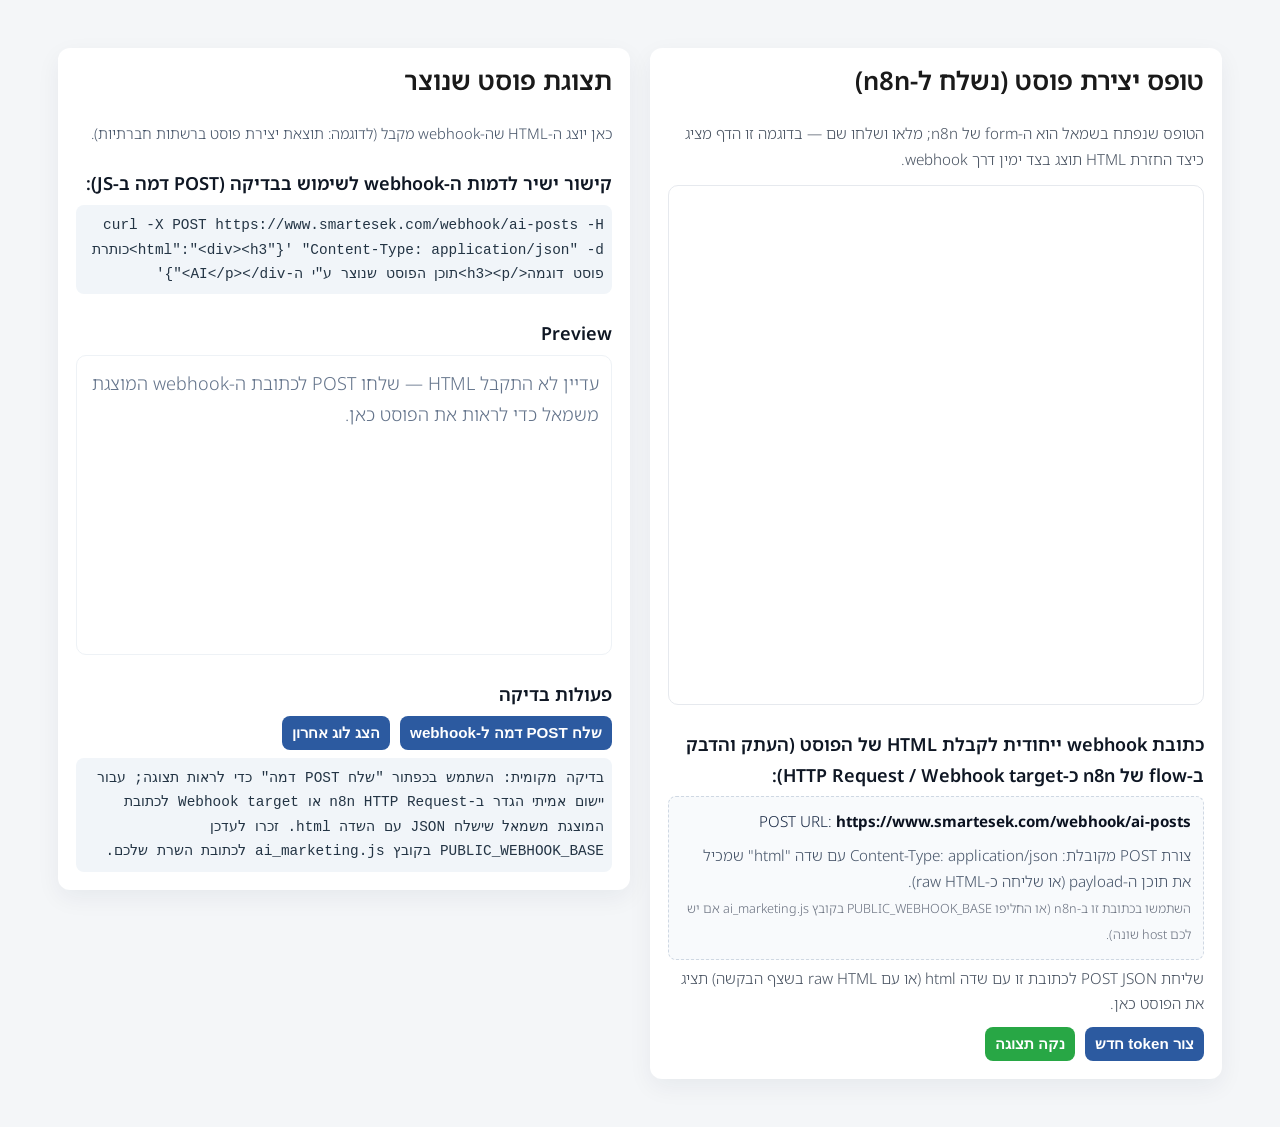
<file: ai_marketing.html>
<!DOCTYPE html>
<html lang="he" dir="rtl">
<head>
  <meta charset="utf-8" />
  <meta name="viewport" content="width=device-width,initial-scale=1" />
  <title>מכונת שיווק AI — יצירת פוסט ברשתות חברתיות</title>
  <link rel="stylesheet" href="styles.css">
  <style>
    /* Page-specific overrides for the AI Marketing page */
    body { background: #f4f6f8; font-family: 'Noto Sans Hebrew', sans-serif; }
    .ai-marketing {
      max-width: 1200px; margin: 30px auto; padding: 18px;
      display: grid; grid-template-columns: 1fr 1fr; gap: 20px;
      align-items: start;
    }
    @media (max-width: 900px) {
      .ai-marketing { grid-template-columns: 1fr; padding: 12px; }
    }
    .panel { background: #fff; border-radius: 12px; padding: 18px; box-shadow: 0 8px 24px rgba(16,32,64,0.06); }
    .panel h1 { font-size: 1.6rem; margin-bottom: 8px; font-weight:600; }
    .left-panel { min-height: 520px; display:flex; flex-direction:column; gap:12px; }
    .right-panel { min-height: 520px; display:flex; flex-direction:column; gap:12px; }
    .embed-frame { width:100%; height:520px; border:1px solid #e6e9ee; border-radius:10px; }
    .webhook-box { background:#f8fafc; border:1px dashed #cfd8e3; padding:12px; border-radius:8px; font-size:0.95rem; color:#1b2b46;}
    .instructions { color:#4b5563; font-size:0.95rem; margin-top:6px; }
    .preview-area { background:#ffffff; border-radius:10px; padding:12px; min-height:300px; border:1px solid #eef2f6; overflow:auto; }
    .controls { display:flex; gap:10px; align-items:center; margin-top:6px; flex-wrap:wrap; }
    .btn { background:#2c5aa0; color:white; padding:10px 14px; border-radius:8px; border:none; cursor:pointer; font-weight:600; }
    .btn.secondary { background:#28a745; }
    .small { font-size:0.95rem; padding:8px 10px; }
    .log { font-family: monospace; font-size:0.9rem; color:#233444; background:#f1f5f9; padding:8px; border-radius:8px; max-height:140px; overflow:auto; }
    label { display:block; margin-bottom:6px; font-weight:600; color:#0f1724; }
    .field { display:flex; gap:8px; align-items:center; }
    .token { word-break:break-all; font-weight:700; color:#0b1220; }
    .note { color:#475569; font-size:0.92rem; margin-top:6px; }
  </style>
</head>
<body>
  <div class="container ai-marketing">
    <div class="panel left-panel" role="region" aria-label="טופס יצירת פוסט">
      <h1>טופס יצירת פוסט (נשלח ל-n8n)</h1>
      <div class="instructions">הטופס שנפתח בשמאל הוא ה-form של n8n; מלאו ושלחו שם — בדוגמה זו הדף מציג כיצד החזרת HTML תוצג בצד ימין דרך webhook.</div>
      <iframe class="embed-frame" src="https://n8n.srv1239769.hstgr.cloud/form-test/59656171-654e-4216-9141-1c5a4f29d4d2" title="n8n form embed"></iframe>

      <div style="margin-top:12px;">
        <label>כתובת webhook ייחודית לקבלת HTML של הפוסט (העתק והדבק ב-flow של n8n כ-HTTP Request / Webhook target):</label>
        <div class="webhook-box" id="webhookBox">יוצר כתובת...</div>
        <div class="instructions">שליחת POST JSON לכתובת זו עם שדה html (או עם raw HTML בשצף הבקשה) תציג את הפוסט כאן.</div>
        <div class="controls" style="margin-top:10px;">
          <button class="btn small" id="regenBtn">צור token חדש</button>
          <button class="btn secondary small" id="clearPreview">נקה תצוגה</button>
        </div>
      </div>
    </div>

    <div class="panel right-panel" role="region" aria-label="תצוגת פוסט שנוצר">
      <h1>תצוגת פוסט שנוצר</h1>
      <div class="note">כאן יוצג ה-HTML שה-webhook מקבל (לדוגמה: תוצאת יצירת פוסט ברשתות חברתיות).</div>

      <div style="margin-top:10px;">
        <label>קישור ישיר לדמות ה-webhook לשימוש בבדיקה (POST דמה ב-JS):</label>
        <div class="log" id="testCurl">ממתין...</div>
      </div>

      <div style="margin-top:12px;">
        <label>Preview</label>
        <div class="preview-area" id="previewArea">
          <div style="color:#64748b">עדיין לא התקבל HTML — שלחו POST לכתובת ה-webhook המוצגת משמאל כדי לראות את הפוסט כאן.</div>
        </div>
      </div>

      <div style="margin-top:12px;">
        <label>פעולות בדיקה</label>
        <div class="controls">
          <button class="btn small" id="simulateSend">שלח POST דמה ל-webhook</button>
          <button class="btn small" id="showLastRequest">הצג לוג אחרון</button>
        </div>
        <div style="margin-top:8px;">
          <div class="log" id="requestLog">אין בקשות עדיין.</div>
        </div>
      </div>
    </div>
  </div>

  <script src="ai_marketing.js"></script>
</body>
</html>
</file>
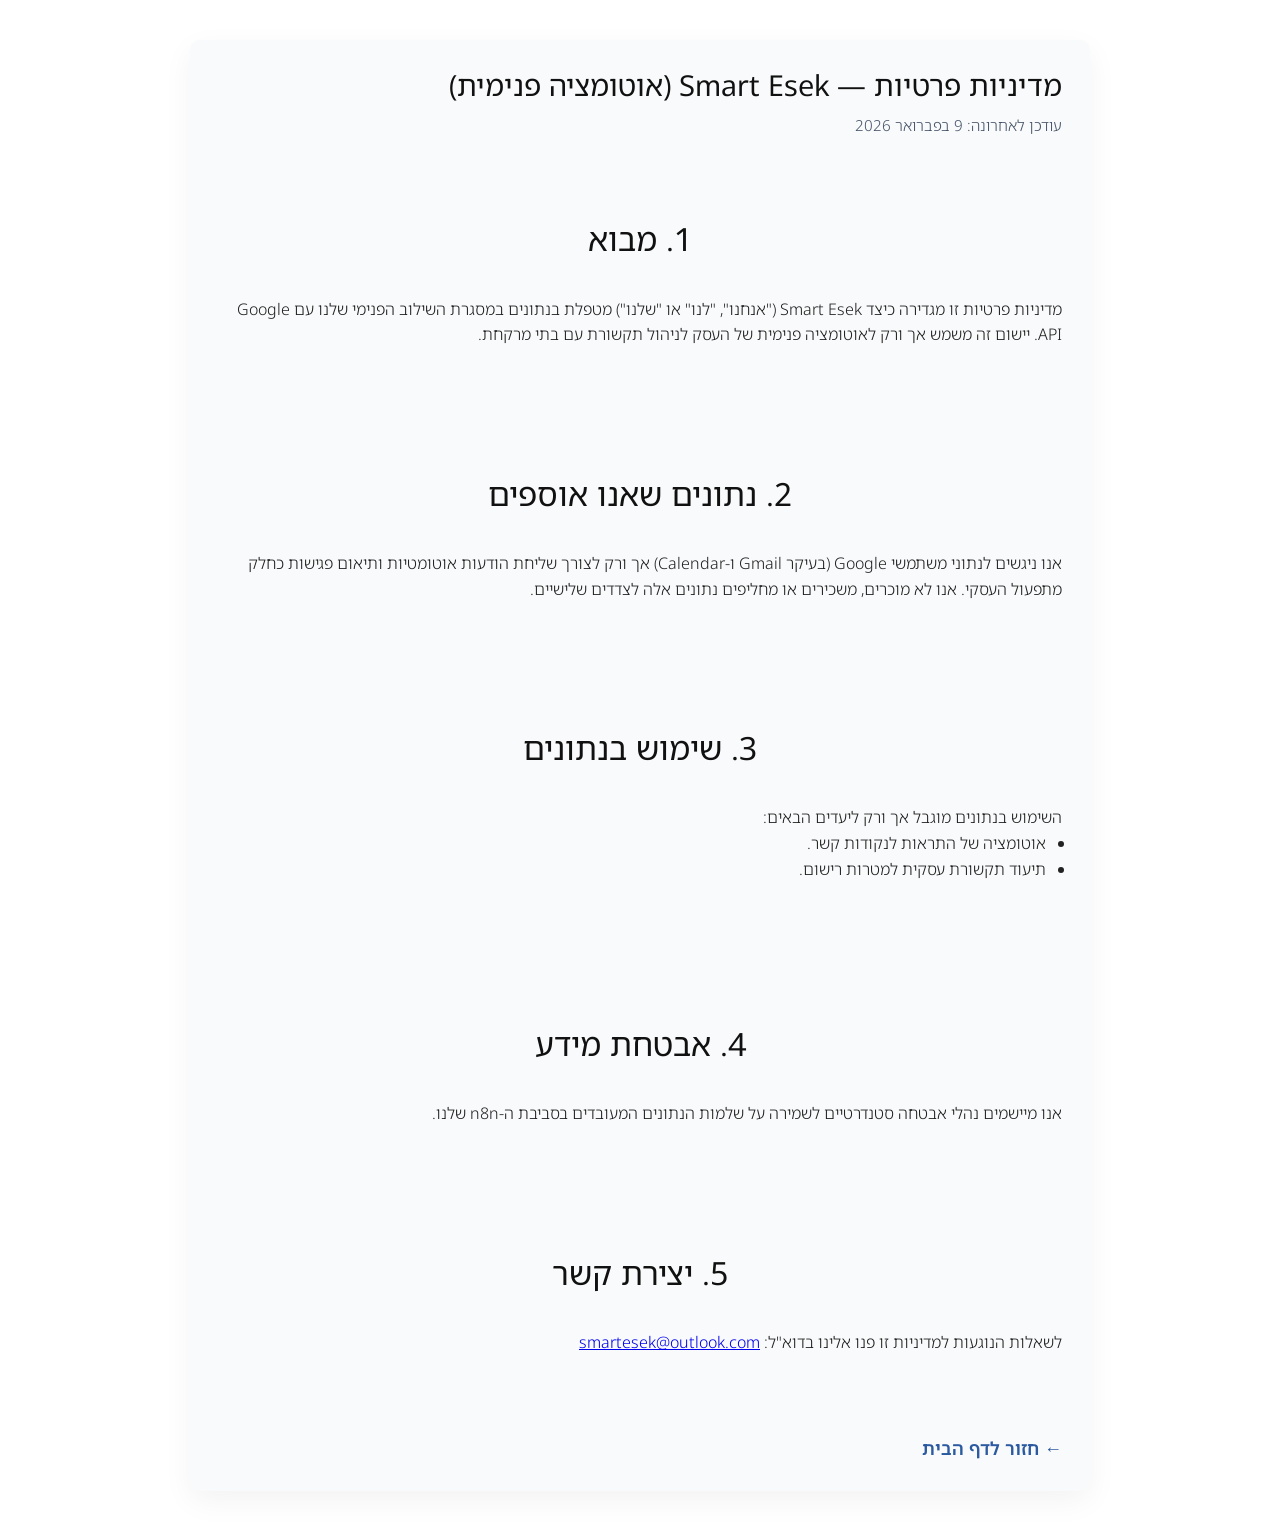
<file: privacy.html>
<!DOCTYPE html>
<html lang="he" dir="rtl">
<head>
  <meta charset="utf-8" />
  <meta name="viewport" content="width=device-width,initial-scale=1" />
  <title>מדיניות פרטיות — Smart Esek (אוטומציה פנימית)</title>
  <link rel="stylesheet" href="styles.css">
  <style>
    body { background:#fff; color:#111; font-family: 'Noto Sans Hebrew', sans-serif; line-height:1.6; padding:40px; direction:rtl; }
    .policy { max-width:900px; margin:0 auto; background:#f9fafb; padding:28px; border-radius:10px; box-shadow:0 10px 30px rgba(0,0,0,0.05); }
    h1 { font-size:1.8rem; margin-bottom:12px; }
    p, li { font-size:1rem; color:#222; }
    ul { margin-right: 1rem; margin-bottom: 1rem; }
    .meta { color:#475569; font-size:0.95rem; margin-bottom:16px; }
    .back { display:inline-block; margin-top:18px; color:#2c5aa0; text-decoration:none; font-weight:600; }
  </style>
</head>
<body>
  <main class="policy" role="main" aria-labelledby="policy-title">
    <h1 id="policy-title">מדיניות פרטיות — Smart Esek (אוטומציה פנימית)</h1>
    <div class="meta">עודכן לאחרונה: 9 בפברואר 2026</div>

    <section>
      <h2>1. מבוא</h2>
      <p>מדיניות פרטיות זו מגדירה כיצד Smart Esek ("אנחנו", "לנו" או "שלנו") מטפלת בנתונים במסגרת השילוב הפנימי שלנו עם Google API. יישום זה משמש אך ורק לאוטומציה פנימית של העסק לניהול תקשורת עם בתי מרקחת.</p>
    </section>

    <section>
      <h2>2. נתונים שאנו אוספים</h2>
      <p>אנו ניגשים לנתוני משתמשי Google (בעיקר Gmail ו‑Calendar) אך ורק לצורך שליחת הודעות אוטומטיות ותיאום פגישות כחלק מתפעול העסקי. אנו לא מוכרים, משכירים או מחליפים נתונים אלה לצדדים שלישיים.</p>
    </section>

    <section>
      <h2>3. שימוש בנתונים</h2>
      <p>השימוש בנתונים מוגבל אך ורק ליעדים הבאים:</p>
      <ul>
        <li>אוטומציה של התראות לנקודות קשר.</li>
        <li>תיעוד תקשורת עסקית למטרות רישום.</li>
      </ul>
    </section>

    <section>
      <h2>4. אבטחת מידע</h2>
      <p>אנו מיישמים נהלי אבטחה סטנדרטיים לשמירה על שלמות הנתונים המעובדים בסביבת ה‑n8n שלנו.</p>
    </section>

    <section>
      <h2>5. יצירת קשר</h2>
      <p>לשאלות הנוגעות למדיניות זו פנו אלינו בדוא&quot;ל: <a href="mailto:smartesek@outlook.com">smartesek@outlook.com</a></p>
    </section>

    <a class="back" href="/" aria-label="חזור לדף הבית">← חזור לדף הבית</a>
  </main>
</body>
</html>
</file>
<file: styles.css>
@import url('https://fonts.googleapis.com/css2?family=Noto+Sans+Hebrew:wght@300;400;600;700&display=swap');

* {
  margin: 0;
  padding: 0;
  box-sizing: border-box;
}

body {
  font-family: 'Noto Sans Hebrew', sans-serif;
  direction: rtl;
  line-height: 1.7;
  color: #1a1a1a;
  background: #ffffff;
  font-weight: 300;
  font-size: 18px;
}

.container {
  max-width: 1200px;
  margin: 0 auto;
  padding: 0 20px;
}

.hero .container {
  max-width: 1600px;
}

section {
  padding: 60px 0;
}

h1, h2, h3 {
  font-weight: 400;
  margin-bottom: 1rem;
}

h1 {
  font-size: 3rem;
  line-height: 1.15;
}

h2 {
  font-size: 2rem;
  text-align: center;
  margin-bottom: 2rem;
}

h3 {
  font-size: 1.3rem;
}

/* Hero Section */
.hero {
  background: #f8f8f8;
  color: #1a1a1a;
  text-align: center;
  padding: 40px 0;
  min-height: 500px;
  display: flex;
  align-items: center;
}

.hero-content {
  background: white;
  padding: 40px;
  border-radius: 12px;
  border: 1px solid #e0e0e0;
  box-shadow: 0 10px 30px rgba(0,0,0,0.1);
  transition: transform 0.2s, box-shadow 0.2s;
}

.hero-content:hover {
  transform: translateY(-2px);
  box-shadow: 0 15px 40px rgba(0,0,0,0.15);
}

/* Site logo in hero - match the hero video height while preserving aspect ratio */
.site-logo {
  display: block;
  margin: 0 auto;
  width: auto;                 /* let width adapt to preserve aspect */
  height: auto;
  max-height: 350px;           /* match .hero-video max-height on desktop */
  object-fit: contain;
  filter: drop-shadow(0 8px 20px rgba(0,0,0,0.10));
  border-radius: 10px; /* keep gentle rounding to match hero card */
  max-width: 100%; /* prevent overflow in narrow containers */
}

/* ensure logo height reduces on smaller screens to match video breakpoint */
@media (max-width: 768px) {
  .site-logo {
    max-height: 260px; /* match mobile .hero-video max-height */
    width: auto;
  }
}

/* Hero media layout: logo 30% / video 70% side-by-side */
.hero-media {
  display: flex;
  gap: 20px;
  align-items: center;
  justify-content: center;
  width: 100%;
  max-width: 1100px;
  margin: 0 auto 2rem;
}

.logo-wrapper {
  flex: 0 0 30%;
  max-width: 30%;
  display: flex;
  align-items: center;
  justify-content: center;
  padding: 8px;
}

.video-wrapper {
  flex: 0 0 70%;
  max-width: 70%;
  display: flex;
  align-items: center;
  justify-content: center;
}

/* ensure video fills its wrapper nicely */
.video-wrapper .hero-video {
  width: 100%;
  height: auto;
  max-height: 350px;
  object-fit: cover;
  border-radius: 14px;
  box-shadow: 0 14px 50px rgba(0,0,0,0.12);
  border: 2px solid #e0e0e0;
}

/* Responsive: stack vertically on small screens */
@media (max-width: 768px) {
  .hero-media {
    flex-direction: column;
    gap: 14px;
  }
  .logo-wrapper, .video-wrapper {
    max-width: 100%;
    flex: 0 0 auto;
  }
  .video-wrapper .hero-video {
    max-height: 260px;
  }
}

.hero-video {
  width: 100%;
  max-width: 860px;
  height: auto;
  max-height: 320px;
  object-fit: cover;
  margin: 0 auto;
  border-radius: 14px;
  box-shadow: 0 14px 50px rgba(0,0,0,0.12);
  border: 2px solid #e0e0e0;
  display: block;
}

@media (max-width: 768px) {
  .hero-video {
    max-width: 100%;
  }
}

.hero h1 {
  margin-bottom: 1.5rem;
}

.tagline {
  font-size: 1.2rem;
  max-width: 700px;
  margin: 0 auto 2rem;
  opacity: 0.95;
  font-weight: 400;
}

.cta-button {
  display: inline-block;
  padding: 16px 40px;
  background: #28a745;
  color: white;
  text-decoration: none;
  border-radius: 8px;
  font-weight: 400;
  font-size: 1.1rem;
  transition: transform 0.2s, box-shadow 0.2s;
  margin-bottom: 2rem;
}

.cta-button:hover {
  transform: translateY(-2px);
  box-shadow: 0 8px 20px rgba(0,0,0,0.2);
  background: #1e7a34;
}

/* Replaced "For Who" with compact AI Samples grid */
.ai-samples {
  background: #f8f8f8;
  padding: 40px 0;
}

.ai-samples h2 {
  text-align: center;
  margin-bottom: 1rem;
  font-size: 1.8rem;
}

/* 3-column samples grid (desktop), 1-column mobile */
.samples-grid {
  display: grid;
  grid-template-columns: repeat(3, 1fr);
  gap: 20px;
  margin-top: 1.5rem;
}

/* Sample card */
.sample-card {
  background: white;
  border-radius: 1rem;
  padding: 22px;
  text-align: right;
  box-shadow: 0 8px 26px rgba(0,0,0,0.06);
  transition: transform 0.2s, box-shadow 0.2s;
  border: 1px solid #eef2f6;
  display: flex;
  gap: 14px;
  align-items: center;
  cursor: default;
}

.sample-card:focus,
.sample-card:hover {
  transform: translateY(-8px);
  box-shadow: 0 20px 50px rgba(20,40,80,0.08);
  outline: none;
}

/* Icon circle (enlarged so the glyph/icon stands out) */
.sample-icon {
  width: 110px;
  height: 110px;
  min-width: 110px;
  border-radius: 18px;
  display: inline-flex;
  align-items: center;
  justify-content: center;
  background: linear-gradient(135deg,#5b8cff,#2c5aa0);
  box-shadow: 0 12px 30px rgba(0,0,0,0.10);
  color: white;
  flex-shrink: 0;
  font-size: 36px; /* larger emoji/icon scale */
}

/* Ensure inline SVGs inside sample-icon scale up */
.sample-icon svg {
  width: 56px;
  height: 56px;
  display: block;
}

/* Ensure inline emoji/div icons inside sample-icon respect the larger font-size and are centered */
.sample-icon > div {
  width: 100%;
  height: 100%;
  display: flex;
  align-items: center;
  justify-content: center;
  font-size: 36px;
}

/* Waving hand for clickable sample cards (attention) */
.sample-card.clickable-agent {
  cursor: pointer;
  position: relative;
}

.sample-card.clickable-agent:after {
  content: "👋";
  position: absolute;
  top: -10px;
  left: 50%; /* centered horizontally above the card */
  transform: translateX(-50%);
  font-size: 22px;
  transform-origin: 50% 70%;
  animation: wave 1.6s infinite;
  filter: drop-shadow(0 4px 8px rgba(0,0,0,0.12));
  z-index: 6;
  pointer-events: none;
}

/* slightly scale up icon on hover/focus for clarity */
.sample-card.clickable-agent:focus .sample-icon,
.sample-card.clickable-agent:hover .sample-icon {
  transform: translateY(-4px) scale(1.03);
  transition: transform 0.18s;
}

/* give each sample a different accent via nth-child - expanded to 9 unique colorful accents */
.samples-grid .sample-card:nth-child(1) .sample-icon { background: linear-gradient(135deg,#5b8cff,#2c5aa0); } /* blue */
.samples-grid .sample-card:nth-child(2) .sample-icon { background: linear-gradient(135deg,#ff8a65,#ff6b35); } /* orange (match support agent) */
.samples-grid .sample-card:nth-child(3) .sample-icon { background: linear-gradient(135deg,#ffd166,#ff9f1c); color:#111; } /* yellow */
.samples-grid .sample-card:nth-child(4) .sample-icon { background: linear-gradient(135deg,#ff8a65,#ff6b35); } /* orange (chat/engagement) */
.samples-grid .sample-card:nth-child(5) .sample-icon { background: linear-gradient(135deg,#ff6bcb,#dd2a7b); } /* pink/magenta */
.samples-grid .sample-card:nth-child(6) .sample-icon { background: linear-gradient(135deg,#7ac7ff,#2b9cff); } /* light blue/cyan */
.samples-grid .sample-card:nth-child(7) .sample-icon { background: linear-gradient(135deg,#a78bfa,#6b46c1); } /* purple */
/* changed: make the "אוטומציה בהתאמה אישית" icon darker and more contrasting so it doesn't blend into the page background */
.samples-grid .sample-card:nth-child(8) .sample-icon { background: linear-gradient(135deg,#2c5aa0,#1e7a34); color:#ffffff; box-shadow: 0 12px 32px rgba(30,60,110,0.14); } /* distinct blue/green */
.samples-grid .sample-card:nth-child(9) .sample-icon { background: linear-gradient(135deg,#4cd3ff,#1bb0ff); } /* bright cyan */

.sample-card h3 {
  margin: 0;
  font-size: 1.05rem;
  font-weight: 600;
}

.sample-card p {
  margin: 0;
  color: #555;
  font-size: 0.98rem;
  line-height: 1.35;
}

/* Responsive: single column on small screens */
@media (max-width: 768px) {
  .samples-grid { grid-template-columns: 1fr; }
  .sample-card { padding: 16px; gap: 12px; }
  .sample-icon { width: 88px; height: 88px; min-width:88px; font-size:30px; border-radius:14px; }
  .sample-icon svg { width:44px; height:44px; }
  .sample-icon > div { font-size:30px; }
}

/* Process Section */
.process {
  background: white;
}

.timeline {
  display: grid;
  grid-template-columns: repeat(auto-fit, minmax(250px, 1fr));
  gap: 30px;
  margin-top: 3rem;
}

.step {
  text-align: center;
  padding: 20px;
}

.step-number {
  width: 60px;
  height: 60px;
  background: #2c5aa0;
  color: white;
  border-radius: 50%;
  display: flex;
  align-items: center;
  justify-content: center;
  font-size: 1.5rem;
  font-weight: 400;
  margin: 0 auto 1.5rem;
}

.step h3 {
  margin-bottom: 0.8rem;
}

.step p {
  color: #666;
}

/* Pricing Section */
.pricing {
  background: #f8f8f8;
}

.pricing-cards {
  display: grid;
  grid-template-columns: repeat(auto-fit, minmax(280px, 1fr));
  gap: 30px;
  margin-top: 2rem;
}

.pricing-card {
  background: white;
  padding: 35px;
  border-radius: 12px;
  text-align: center;
  border: 2px solid #e0e0e0;
  position: relative;
  transition: transform 0.2s, box-shadow 0.2s;
}

.pricing-card:hover {
  transform: translateY(-5px);
  box-shadow: 0 10px 30px rgba(0,0,0,0.1);
}

.pricing-card.featured {
  border-color: #2c5aa0;
  transform: scale(1.05);
}

.pricing-card.featured:hover {
  transform: scale(1.08) translateY(-5px);
}

.badge {
  position: absolute;
  top: -12px;
  right: 20px;
  background: #2c5aa0;
  color: white;
  padding: 5px 15px;
  border-radius: 20px;
  font-size: 0.85rem;
  font-weight: 400;
}

.pricing-card h3 {
  margin-bottom: 1rem;
}

.price {
  font-size: 2rem;
  font-weight: 400;
  margin: 1.5rem 0;
}

.pricing-card ul {
  list-style: none;
  text-align: right;
  margin-top: 1.5rem;
}

.pricing-card li {
  padding: 10px 0;
  border-bottom: 1px solid #f0f0f0;
}

.pricing-card li:last-child {
  border-bottom: none;
}

.pricing-note {
  text-align: center;
  margin-top: 2rem;
  font-size: 1.1rem;
  color: #666;
}

/* AI Gallery Section */
.ai-gallery {
  background: white;
  padding: 60px 0;
}

.ai-gallery h2 {
  text-align: center;
  margin-bottom: 1.5rem;
  font-size: 2rem;
}

/* Grid: 3 columns desktop, 1 column mobile; RTL-safe */
.ai-grid {
  display: grid;
  grid-template-columns: repeat(3, 1fr);
  gap: 24px;
  margin-top: 1.5rem;
  direction: rtl;
}

/* Card */
.ai-card {
  background: white;
  border-radius: 1rem; /* rounded-2xl feel */
  padding: 28px;
  text-align: right;
  box-shadow: 0 6px 18px rgba(0,0,0,0.06);
  transition: transform 0.22s cubic-bezier(.2,.9,.3,1), box-shadow 0.22s;
  border: 1px solid #f0f0f2;
  cursor: default;
  display: flex;
  flex-direction: column;
  gap: 14px;
  min-height: 170px;
}

/* Hover / focus lift for premium feel */
.ai-card:hover,
.ai-card:focus {
  transform: translateY(-10px);
  box-shadow: 0 20px 50px rgba(20,40,80,0.12);
  outline: none;
}

/* Large colorful icon (increased so AI cards' icons are more prominent) */
.ai-icon {
  width: 120px; /* larger icon */
  height: 120px;
  font-size: 56px;
  display: inline-flex;
  align-items: center;
  justify-content: center;
  border-radius: 18px;
  flex-shrink: 0;
  color: white;
  background: linear-gradient(135deg, #2c5aa0 0%, #1e7a34 100%);
  box-shadow: 0 12px 36px rgba(0,0,0,0.10);
}

/* Make icons individually colorful via nth-child for visual variety */
.ai-grid .ai-card:nth-child(1) .ai-icon { background: linear-gradient(135deg,#5b8cff,#2c5aa0); }
.ai-grid .ai-card:nth-child(2) .ai-icon { background: linear-gradient(135deg,#ff8a65,#ff6b35); }
.ai-grid .ai-card:nth-child(3) .ai-icon { background: linear-gradient(135deg,#ffd166,#ff9f1c); color:#111; }
.ai-grid .ai-card:nth-child(4) .ai-icon { background: linear-gradient(135deg,#8be9a8,#28a745); }
.ai-grid .ai-card:nth-child(5) .ai-icon { background: linear-gradient(135deg,#ff6bcb,#dd2a7b); }
.ai-grid .ai-card:nth-child(6) .ai-icon { background: linear-gradient(135deg,#7ac7ff,#2b9cff); }
.ai-grid .ai-card:nth-child(7) .ai-icon { background: linear-gradient(135deg,#a78bfa,#6b46c1); }
.ai-grid .ai-card:nth-child(8) .ai-icon { background: linear-gradient(135deg,#ffd6a5,#ffb494); color:#111; }

.ai-card h3 {
  margin: 0;
  font-size: 1.1rem;
  font-weight: 600;
}

.ai-card p {
  margin: 0;
  color: #555;
  font-size: 0.98rem;
  line-height: 1.4;
  margin-top: 6px;
}

/* Responsive: single column on small screens */
@media (max-width: 768px) {
  .ai-grid {
    grid-template-columns: 1fr;
  }

  .ai-card {
    min-height: auto;
    padding: 20px;
  }

  .ai-icon {
    width: 96px;
    height: 96px;
    font-size: 44px;
  }
}

/* Solution Section */
.solution {
  background: #f8f8f8;
}

.solution-points {
  margin: 2rem auto 0;
}

.point {
  display: flex;
  align-items: flex-start;
  gap: 15px;
  margin-bottom: 20px;
  padding: 20px;
  background: white;
  border-radius: 8px;
}

.checkmark {
  color: #28a745;
  font-size: 1.5rem;
  font-weight: 400;
  flex-shrink: 0;
}

.point p {
  font-size: 1.1rem;
}

/* Contact Section */
.contact {
  background: linear-gradient(135deg, #28a745 0%, #1e7a34 100%);
  color: white;
  text-align: center;
  padding: 80px 0;
}

.contact h2 {
  color: white;
}

.contact-text {
  font-size: 1.2rem;
  margin-bottom: 2rem;
  opacity: 0.95;
}

.contact-methods {
  display: flex;
  gap: 20px;
  justify-content: center;
  flex-wrap: wrap;
}

.contact-button {
  display: inline-flex;
  align-items: center;
  gap: 10px;
  padding: 16px 30px;
  background: white;
  color: #1a1a1a;
  text-decoration: none;
  border-radius: 8px;
  font-weight: 400;
  font-size: 1.1rem;
  transition: transform 0.2s, box-shadow 0.2s;
}

.contact-button:hover {
  transform: translateY(-2px);
  box-shadow: 0 8px 20px rgba(0,0,0,0.2);
}

.contact-button.whatsapp {
  background: #25D366;
  color: white;
}

.contact-button.whatsapp:hover {
  background: #20ba5a;
}

.contact-button.calendar {
  background: #ff6b35;
  color: white;
}

.contact-button.calendar:hover {
  background: #e55a2b;
}

.contact-button.phone {
  background: #007bff;
  color: white;
}

.contact-button.phone:hover {
  background: #0056b3;
}

/* Contact Form */
.contact-form-wrapper {
  margin: 50px auto 0;
  text-align: center;
}

.contact-form-wrapper h3 {
  color: white;
  margin-bottom: 2rem;
  font-size: 1.3rem;
}

.contact-form {
  background: rgba(255, 255, 255, 0.1);
  padding: 30px;
  border-radius: 12px;
  backdrop-filter: blur(10px);
}

.form-group {
  margin-bottom: 20px;
}

.form-group input,
.form-group textarea {
  width: 100%;
  padding: 15px;
  border: 2px solid rgba(255, 255, 255, 0.2);
  border-radius: 8px;
  background: rgba(255, 255, 255, 0.9);
  font-family: 'Noto Sans Hebrew', sans-serif;
  font-size: 1rem;
  transition: border-color 0.3s;
}

.form-group input:focus,
.form-group textarea:focus {
  outline: none;
  border-color: white;
}

.form-group textarea {
  resize: vertical;
  min-height: 100px;
}

.submit-button {
  width: 100%;
  padding: 16px;
  background: white;
  color: #28a745;
  border: none;
  border-radius: 8px;
  font-family: 'Noto Sans Hebrew', sans-serif;
  font-size: 1.1rem;
  font-weight: 400;
  cursor: pointer;
  transition: transform 0.2s, box-shadow 0.2s;
}

.submit-button:hover {
  transform: translateY(-2px);
  box-shadow: 0 8px 20px rgba(0,0,0,0.2);
}

/* Audio Section */
.audio-section {
  background: white;
  padding: 60px 0;
}

.audio-wrapper {
  margin: 2rem auto 0;
}

/* Footer */
footer {
  background: #1e3a6b;
  color: white;
  text-align: center;
  padding: 30px 0;
}

footer p {
  opacity: 0.8;
}

/* Footer social links */
.footer-inner {
  display: flex;
  gap: 20px;
  align-items: center;
  justify-content: center;
  flex-wrap: wrap;
  gap: 12px 24px;
}

.social-links {
  display: flex;
  gap: 12px;
  align-items: center;
}

.social-links a {
  display: inline-flex;
  align-items: center;
  gap: 8px;
  padding: 8px 12px;
  background: rgba(255,255,255,0.08);
  color: white;
  border-radius: 8px;
  text-decoration: none;
  font-size: 14px;
  transition: background 0.18s, transform 0.12s;
}

.social-links a:hover {
  background: rgba(255,255,255,0.16);
  transform: translateY(-2px);
}

.social-icon {
  width: 18px;
  height: 18px;
  display: inline-block;
  filter: invert(1) hue-rotate(180deg) saturate(0.6);
}

/* Chat Widget Styles */
.chat-bubble {
  position: fixed;
  bottom: 22px;
  left: 50%;
  transform: translateX(-50%);
  right: auto;
  width: 72px;
  height: 72px;
  background: linear-gradient(135deg,#ff8a65,#ff6b35); /* main chat bubble -> orange */
  border-radius: 50%;
  display: flex;
  align-items: center;
  justify-content: center;
  cursor: pointer;
  box-shadow: 0 6px 18px rgba(0,0,0,0.32);
  transition: transform 0.2s, box-shadow 0.2s;
  z-index: 1000;
}

/* Tesla (center) variant placed between the two existing bubbles */
.chat-bubble.tesla {
  left: 50%;
  transform: translateX(-50%);
  right: auto;
  bottom: 22px;
  background: linear-gradient(135deg,#111111 0%, #e82127 100%); /* dark-to-tesla-red */
  width: 76px;
  height: 76px;
  box-shadow: 0 10px 28px rgba(232,33,39,0.18);
}

/* Support (left) variant for sticky support agent - distinct blue gradient so robots differ */
.chat-bubble.support {
  right: auto;
  left: 22px;
  background: linear-gradient(135deg,#5b8cff 0%, #2c5aa0 100%); /* blue gradient */
}

/* Support widget position/variant */
.chat-widget.support {
  right: auto;
  left: 24px;
  border-color: #2c5aa0; /* match blue support accent */
}

/* Tesla widget styling */
.chat-widget.tesla {
  right: auto;
  left: 50%;
  transform: translateX(-50%);
  border-color: #e82127;
}

.chat-widget.tesla .chat-header {
  background: linear-gradient(135deg,#111111,#e82127);
}

/* Ensure tooltip arrow for left bubble points correctly */
.chat-bubble.support .chat-bubble-tooltip {
  right: auto;
  left: 0;
  bottom: 70px;
}


.chat-bubble:hover {
  transform: scale(1.1);
  box-shadow: 0 6px 16px rgba(0,0,0,0.4);
}

/* Waving hand indicator on chat bubbles (attention)
   Disabled for chat-bubbles to remove the hand from bottom agents.
   Sample-card waving hand remains untouched. */
.chat-bubble::after,
.chat-bubble.support::after {
  display: none;
}

/* subtle entrance move so it feels attention-grabbing but not annoying */
@keyframes wave {
  0% { transform: rotate(0deg) translateY(0); opacity: 0; }
  8% { opacity: 1; }
  12% { transform: rotate(14deg) translateY(-2px); }
  24% { transform: rotate(-10deg) translateY(0); }
  36% { transform: rotate(8deg) translateY(-1px); }
  48% { transform: rotate(-6deg) translateY(0); }
  60% { transform: rotate(4deg) translateY(-1px); }
  72% { transform: rotate(-2deg) translateY(0); }
  100% { transform: rotate(0deg) translateY(0); opacity: 1; }
}

.chat-bubble-tooltip {
  position: absolute;
  bottom: 84px;
  right: 0;
  background: #2c5aa0; /* site blue */
  color: #ffffff;
  padding: 12px 16px;
  border-radius: 10px;
  font-size: 15px;
  line-height: 1.2;
  white-space: nowrap;
  box-shadow: 0 14px 40px rgba(12,34,80,0.35);
  opacity: 1;
  pointer-events: auto;
  transition: opacity 0.18s ease, transform 0.18s ease;
  transform: translateY(0);
  direction: rtl;
  border: 1px solid rgba(255,255,255,0.06);
  display: block; /* visible by default (desktop) */
  z-index: 1100; /* ensure it sits above other elements */
}

/* Tooltip arrow */
.chat-bubble-tooltip::after {
  content: '';
  position: absolute;
  bottom: -6px;
  right: 20px;
  width: 12px;
  height: 12px;
  background: #2c5aa0; /* match tooltip */
  transform: rotate(45deg);
  border-right: 1px solid rgba(0,0,0,0.06);
  border-bottom: 1px solid rgba(0,0,0,0.06);
}

/* Show tooltips only on small screens (mobile) */
@media (max-width: 768px) {
  .chat-bubble-tooltip {
    display: none; /* hide tooltips on mobile */
    bottom: 80px; /* slight offset for mobile layout */
    right: 0;
    font-size: 13px;
    padding: 8px 12px;
  }
}

.chat-widget {
  position: fixed;
  bottom: 86px; /* moved slightly up so it doesn't collide with OS UI */
  left: 50%;
  transform: translateX(-50%);
  right: auto;
  width: 460px;
  height: 520px; /* reduced height to show more content above input and avoid full-focus overlap */
  background: white;
  border-radius: 14px;
  box-shadow: 0 12px 40px rgba(0,0,0,0.34);
  display: none;
  flex-direction: column;
  z-index: 999;
  border: 2px solid #e55a2b; /* match orange chat styling */
}

.chat-widget.open {
  display: flex;
}

.chat-header {
  background: linear-gradient(135deg,#ff8a65,#ff6b35); /* main chat header -> orange */
  padding: 15px;
  border-radius: 10px 10px 0 0;
  display: flex;
  align-items: center;
  justify-content: space-between;
  position: relative;
}

.chat-logo {
  width: 100%;
  position: absolute;
  left: 0;
  right: 0;
  top: 50%;
  transform: translateY(-50%);
  text-align: center;
  color: white;
  font-size: 20px;
  font-weight: 700;
  letter-spacing: 1px;
  pointer-events: none; /* allow interactive elements inside header to receive clicks */
}

/* Ensure any interactive link/button placed inside .chat-header sits above the centered logo */
.chat-header a,
.chat-header button,
.chat-header [role="button"] {
  position: relative;
  z-index: 3;
  pointer-events: auto;
}

.close-chat {
  background: transparent;
  border: none;
  color: white;
  font-size: 24px;
  cursor: pointer;
  padding: 0;
  width: 30px;
  height: 30px;
  display: flex;
  align-items: center;
  justify-content: center;
  z-index: 1;
  position: relative;
  transition: opacity 0.2s;
}

.close-chat:hover {
  opacity: 0.8;
}

.chat-messages {
  flex: 1;
  overflow-y: auto;
  padding: 12px 16px; /* reduced padding to tighten space between messages and input */
  padding-bottom: 8px; /* ensure less gap below messages */
  background: #f8f8f8;
  direction: rtl;
  display: flex;
  flex-direction: column;
  gap: 8px;
}

.bot-message,
.user-message {
  margin-bottom: 15px;
  display: flex;
  direction: rtl;
}

.user-message {
  justify-content: flex-start;
}

.bot-message {
  justify-content: flex-end;
}

.message-bubble {
  max-width: 75%;
  padding: 12px 16px;
  border-radius: 12px;
  font-size: 14px;
  line-height: 1.4;
  word-wrap: break-word;
  direction: rtl;
  text-align: right;
}

.message-bubble.bot {
  background: #2c5aa0;
  color: white;
  border-bottom-right-radius: 4px;

  /* stronger dark-blue frame to improve contrast and readability */
  border: 4px solid #0A3B7A;
  box-shadow: 0 14px 36px rgba(10,59,122,0.18), 0 3px 8px rgba(30,50,90,0.06);
  padding: 12px 18px; /* slightly more inner space to balance thicker border */
  position: relative;
  z-index: 3; /* ensure bubble sits above any overlapping elements */
}

/* ensure typing indicator keeps same visual with outline */
.bot-message.typing-message .typing-indicator {
  border-radius: 12px;
  box-shadow: 0 8px 20px rgba(44,90,160,0.12);
}

.message-bubble.user {
  background: white;
  color: #1a1a1a;
  border-bottom-left-radius: 4px;
  border: 1px solid #e0e0e0;
}

.chat-input-wrapper {
  display: flex;
  padding: 15px;
  background: white;
  border-top: 1px solid #e0e0e0;
  border-radius: 0 0 10px 10px;
  direction: rtl;
}

.chat-input {
  flex: 1;
  border: 1px solid #e0e0e0;
  border-radius: 20px;
  padding: 10px 15px;
  font-family: 'Noto Sans Hebrew', sans-serif;
  font-size: 14px;
  outline: none;
  transition: border-color 0.2s;
  direction: rtl;
  text-align: right;
}

.chat-input:focus {
  border-color: #2c5aa0;
}

.send-button {
  background: #2c5aa0;
  border: none;
  color: white;
  width: 40px;
  height: 40px;
  border-radius: 50%;
  display: flex;
  align-items: center;
  justify-content: center;
  cursor: pointer;
  margin-right: 10px;
  transition: background 0.2s;
  flex-shrink: 0;
}

.send-button:hover {
  background: #1e3a6b;
}

.send-button:disabled {
  background: #ccc;
  cursor: not-allowed;
}

.typing-indicator {
  display: flex;
  gap: 4px;
  padding: 12px 16px;
  background: #2c5aa0;
  border-radius: 12px;
  width: fit-content;
  margin-right: auto;
}

.typing-indicator span {
  width: 8px;
  height: 8px;
  background: white;
  border-radius: 50%;
  animation: typing 1.4s infinite;
}

.typing-indicator span:nth-child(2) {
  animation-delay: 0.2s;
}

.typing-indicator span:nth-child(3) {
  animation-delay: 0.4s;
}

@keyframes typing {
  0%, 60%, 100% {
    opacity: 0.3;
    transform: translateY(0);
  }
  30% {
    opacity: 1;
    transform: translateY(-4px);
  }
}

@media (max-width: 768px) {
  /* Make the chat window shorter and tighter on mobile so header/question are visible */
  .chat-widget {
    width: calc(100vw - 40px);
    /* further reduce height so input remains visible above mobile keyboards */
    height: calc(100vh - 300px);
    bottom: 100px;
    right: 20px;
    left: 20px;
  }

  /* Slightly smaller chat bubble on mobile */
  .chat-bubble {
    bottom: 18px;
    right: 18px;
    width: 60px;
    height: 60px;
  }

  /* Tighter header and smaller logo so title/question fit */
  .chat-header {
    padding: 10px;
  }
  .chat-logo {
    font-size: 16px;
    top: 50%;
    transform: translateY(-50%);
  }
  .close-chat {
    width: 28px;
    height: 28px;
    font-size: 20px;
  }

  /* Reduce message padding and font-size so more content fits in view */
  .chat-messages {
    padding: 12px;
  }
  .message-bubble {
    font-size: 13px;
    max-width: 80%;
    padding: 10px 12px;
  }

  /* Compact input area */
  .chat-input-wrapper {
    padding: 10px;
  }
  .chat-input {
    font-size: 13px;
    padding: 8px 12px;
  }
  .send-button {
    width: 36px;
    height: 36px;
    margin-right: 8px;
  }
}

/* Responsive */
@media (max-width: 768px) {
  h1 {
    font-size: 2.2rem;
  }
  
  h2 {
    font-size: 1.6rem;
  }
  
  .hero {
    padding: 30px 0;
    min-height: 420px;
  }

  .hero-content {
    padding: 25px;
  }
  
  .tagline {
    font-size: 1rem;
  }
  
  section {
    padding: 40px 0;
  }
  
  .cards, .timeline, .pricing-cards {
    grid-template-columns: 1fr;
  }
  
  .pricing-card.featured {
    transform: scale(1);
  }
  
  .pricing-card.featured:hover {
    transform: translateY(-5px);
  }
  
  .contact-methods {
    flex-direction: column;
    align-items: center;
  }
  
  .contact-button {
    width: 100%;
    max-width: 300px;
  }
  
  .contact-form {
    padding: 20px;
  }
  
  .contact-form-wrapper h3 {
    font-size: 1.1rem;
  }

  /* Remove waving hand from clickable sample cards on mobile only */
  .sample-card.clickable-agent::after {
    display: none;
  }
}
</file>
